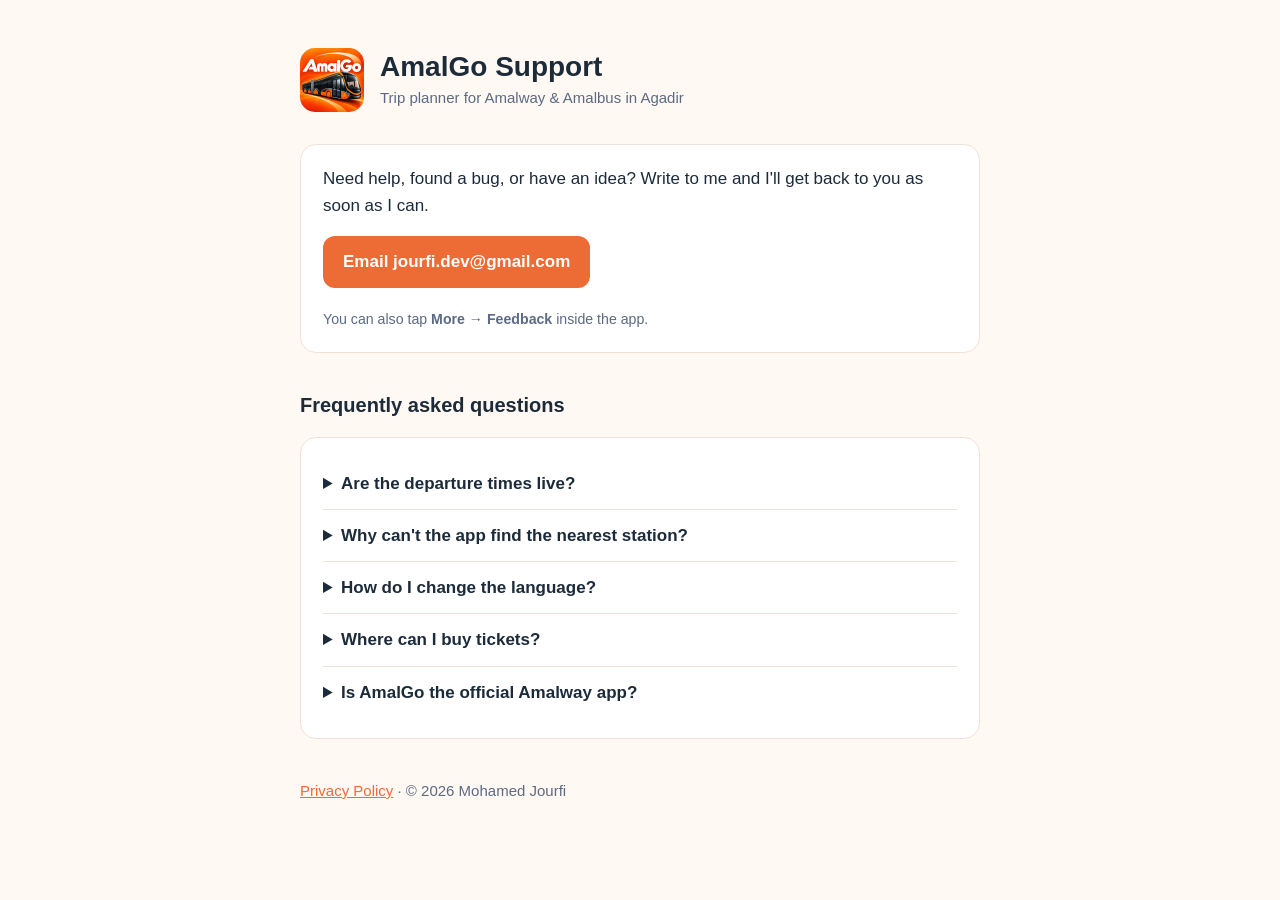
<file: index.html>
<!doctype html>
<html lang="en"><head><meta charset="utf-8"><meta name="viewport" content="width=device-width,initial-scale=1">
<title>AmalGo Support</title><meta name="description" content="Help and contact for AmalGo, the trip planner for Amalway and Amalbus in Agadir.">
<link rel="icon" href="icon.png"><link rel="stylesheet" href="style.css"></head>
<body><main>
<header><img src="icon.png" alt="AmalGo icon"><div><h1>AmalGo Support</h1><p>Trip planner for Amalway &amp; Amalbus in Agadir</p></div></header>

<div class="card">
<p style="margin-top:0">Need help, found a bug, or have an idea? Write to me and I'll get back to you as soon as I can.</p>
<a class="btn" href="mailto:jourfi.dev@gmail.com?subject=AmalGo%20support">Email jourfi.dev@gmail.com</a>
<p style="margin-bottom:0"><small>You can also tap <b>More → Feedback</b> inside the app.</small></p>
</div>

<h2>Frequently asked questions</h2>
<div class="card">
<details><summary>Are the departure times live?</summary><p>Times are estimates based on the frequencies published by the operator. Real traffic can make buses earlier or later, so arrive at the station a few minutes early.</p></details>
<details><summary>Why can't the app find the nearest station?</summary><p>Allow location access in <b>Settings → AmalGo → Location</b> ("While Using the App"). Location is never sent to a server of mine. Without it you can still pick stations by hand.</p></details>
<details><summary>How do I change the language?</summary><p>Open <b>More → Language</b> and choose English, French or Arabic.</p></details>
<details><summary>Where can I buy tickets?</summary><p>At the ticket machines at Amalway stations. The <b>Tickets</b> tab shows current fares and reload options. AmalGo does not sell tickets.</p></details>
<details><summary>Is AmalGo the official Amalway app?</summary><p>No. AmalGo is an independent app and is not affiliated with Agadir Mobilité, Amalway or the bus operators. For official information, visit <a href="https://amalway.ma">amalway.ma</a>.</p></details>
</div>

<nav><a href="privacy.html">Privacy Policy</a> · © 2026 Mohamed Jourfi</nav>
</main></body></html>
</file>
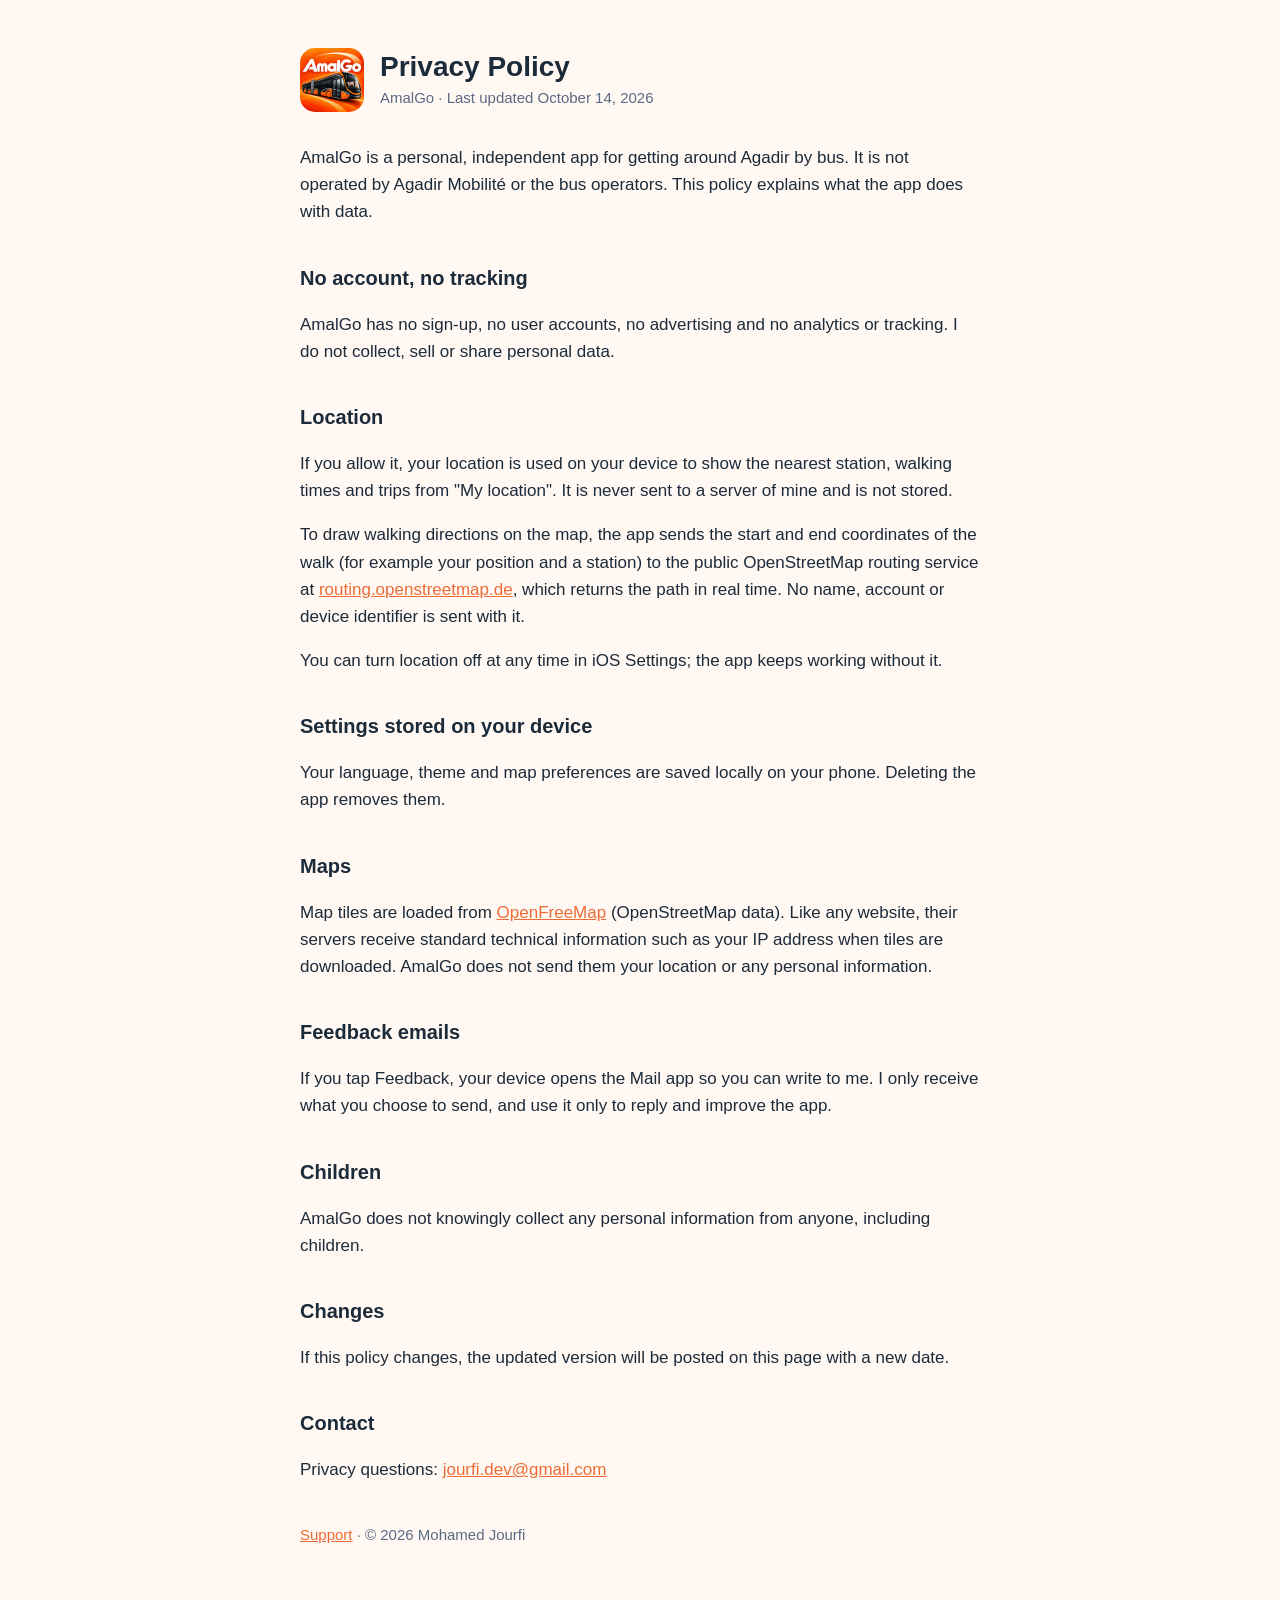
<file: privacy.html>
<!doctype html>
<html lang="en"><head><meta charset="utf-8"><meta name="viewport" content="width=device-width,initial-scale=1">
<title>AmalGo Privacy Policy</title><meta name="description" content="How AmalGo handles your data.">
<link rel="icon" href="icon.png"><link rel="stylesheet" href="style.css"></head>
<body><main>
<header><img src="icon.png" alt="AmalGo icon"><div><h1>Privacy Policy</h1><p>AmalGo · Last updated October 14, 2026</p></div></header>

<p>AmalGo is a personal, independent app for getting around Agadir by bus. It is not operated by Agadir Mobilité or the bus operators. This policy explains what the app does with data.</p>

<h2>No account, no tracking</h2>
<p>AmalGo has no sign-up, no user accounts, no advertising and no analytics or tracking. I do not collect, sell or share personal data.</p>

<h2>Location</h2>
<p>If you allow it, your location is used on your device to show the nearest station, walking times and trips from "My location". It is never sent to a server of mine and is not stored.</p>
<p>To draw walking directions on the map, the app sends the start and end coordinates of the walk (for example your position and a station) to the public OpenStreetMap routing service at <a href="https://routing.openstreetmap.de">routing.openstreetmap.de</a>, which returns the path in real time. No name, account or device identifier is sent with it.</p>
<p>You can turn location off at any time in iOS Settings; the app keeps working without it.</p>

<h2>Settings stored on your device</h2>
<p>Your language, theme and map preferences are saved locally on your phone. Deleting the app removes them.</p>

<h2>Maps</h2>
<p>Map tiles are loaded from <a href="https://openfreemap.org">OpenFreeMap</a> (OpenStreetMap data). Like any website, their servers receive standard technical information such as your IP address when tiles are downloaded. AmalGo does not send them your location or any personal information.</p>

<h2>Feedback emails</h2>
<p>If you tap Feedback, your device opens the Mail app so you can write to me. I only receive what you choose to send, and use it only to reply and improve the app.</p>

<h2>Children</h2>
<p>AmalGo does not knowingly collect any personal information from anyone, including children.</p>

<h2>Changes</h2>
<p>If this policy changes, the updated version will be posted on this page with a new date.</p>

<h2>Contact</h2>
<p>Privacy questions: <a href="mailto:jourfi.dev@gmail.com">jourfi.dev@gmail.com</a></p>

<nav><a href="index.html">Support</a> · © 2026 Mohamed Jourfi</nav>
</main></body></html>
</file>
<file: style.css>
:root{--bg:#FFF8F3;--card:#fff;--text:#1C2B3A;--muted:#5B6A85;--line:#F1E2D8;--accent:#ED6C36}
@media (prefers-color-scheme:dark){:root{--bg:#111A24;--card:#1C2B3A;--text:#F3F5F8;--muted:#A8B3C4;--line:#2A3A4D;--accent:#FF8A4C}}
*{box-sizing:border-box}
body{margin:0;background:var(--bg);color:var(--text);font:17px/1.6 -apple-system,BlinkMacSystemFont,"Segoe UI",Roboto,sans-serif}
main{max-width:720px;margin:0 auto;padding:48px 20px 64px}
header{display:flex;align-items:center;gap:16px;margin-bottom:32px}
header img{width:64px;height:64px;border-radius:15px}
header h1{margin:0;font-size:28px;line-height:1.2}
header p{margin:2px 0 0;color:var(--muted);font-size:15px}
h2{font-size:20px;margin:36px 0 8px}
.card{background:var(--card);border:1px solid var(--line);border-radius:16px;padding:20px 22px;margin:16px 0}
a{color:var(--accent)}
.btn{display:inline-block;background:var(--accent);color:#fff;text-decoration:none;font-weight:600;padding:12px 20px;border-radius:12px}
details{border-top:1px solid var(--line);padding:12px 0}
details:first-of-type{border-top:0}
summary{cursor:pointer;font-weight:600}
nav{margin-top:40px;font-size:15px;color:var(--muted)}
small{color:var(--muted)}
</file>
